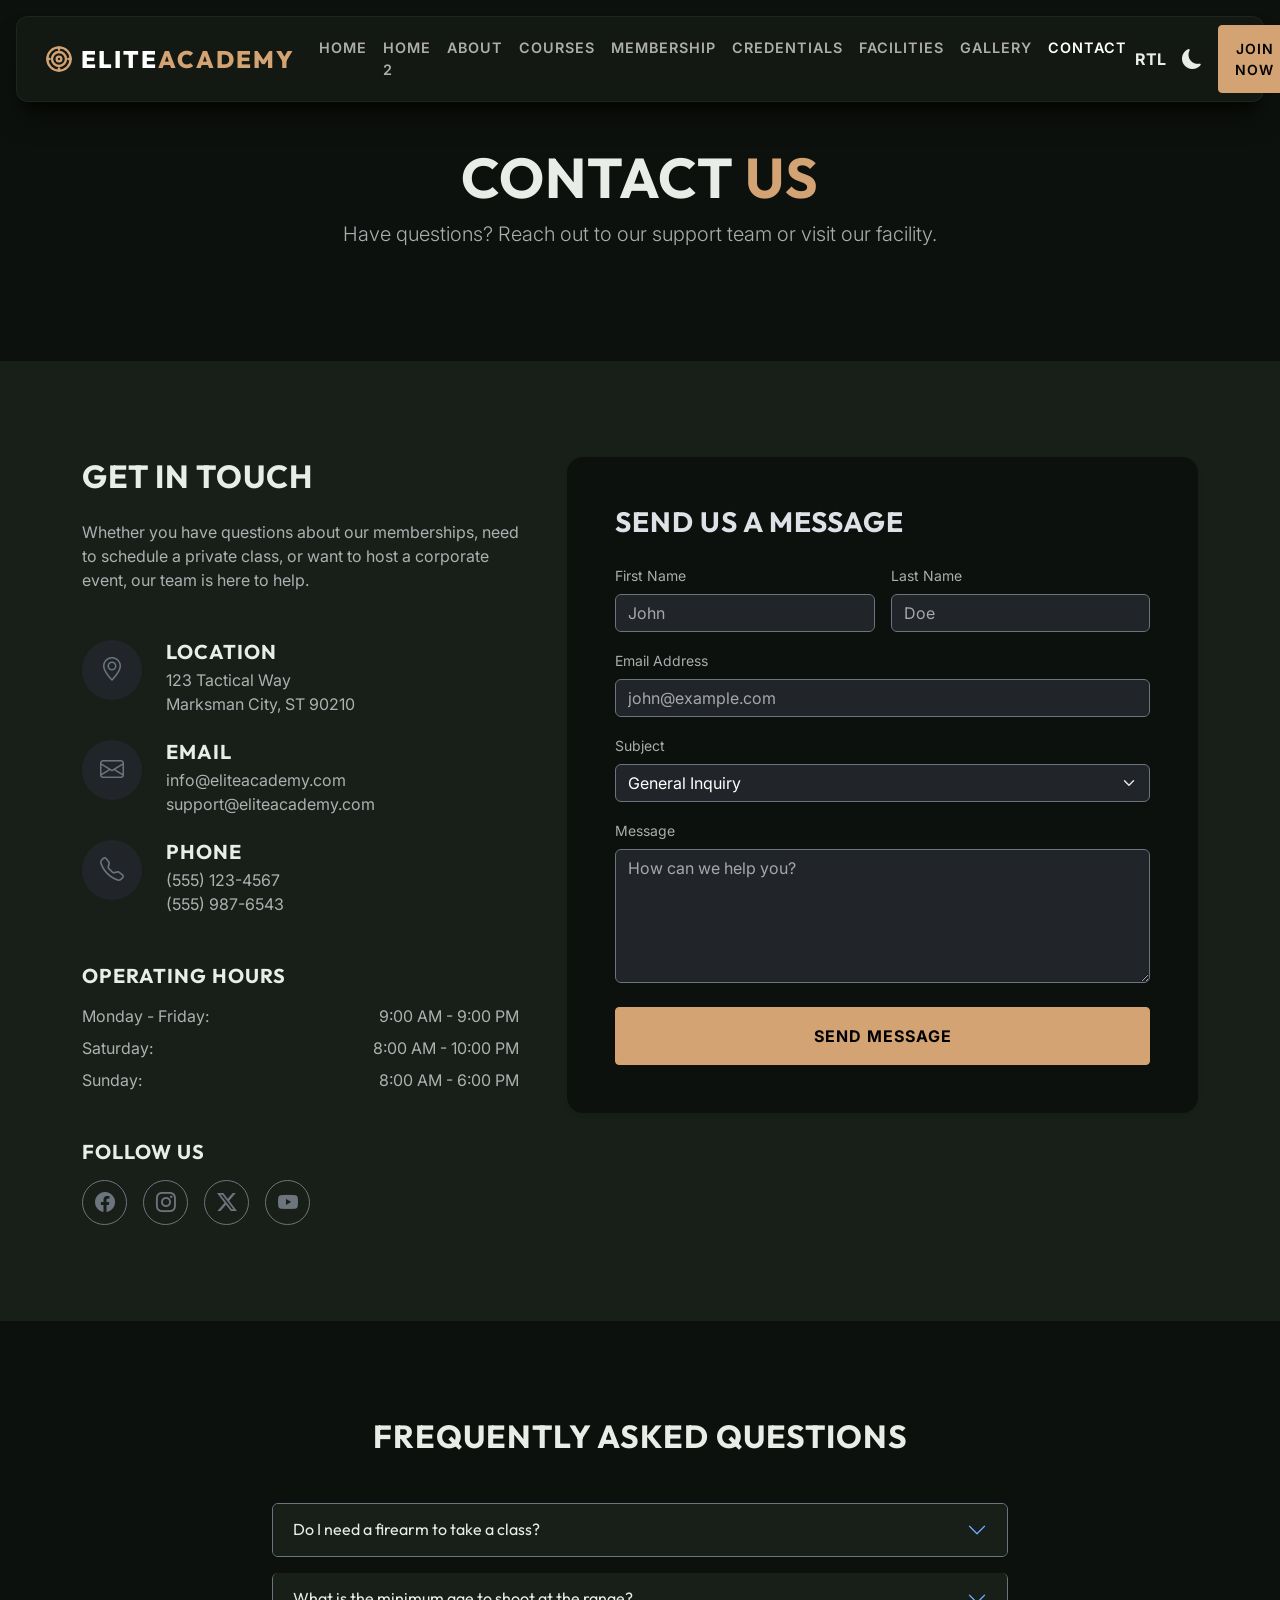
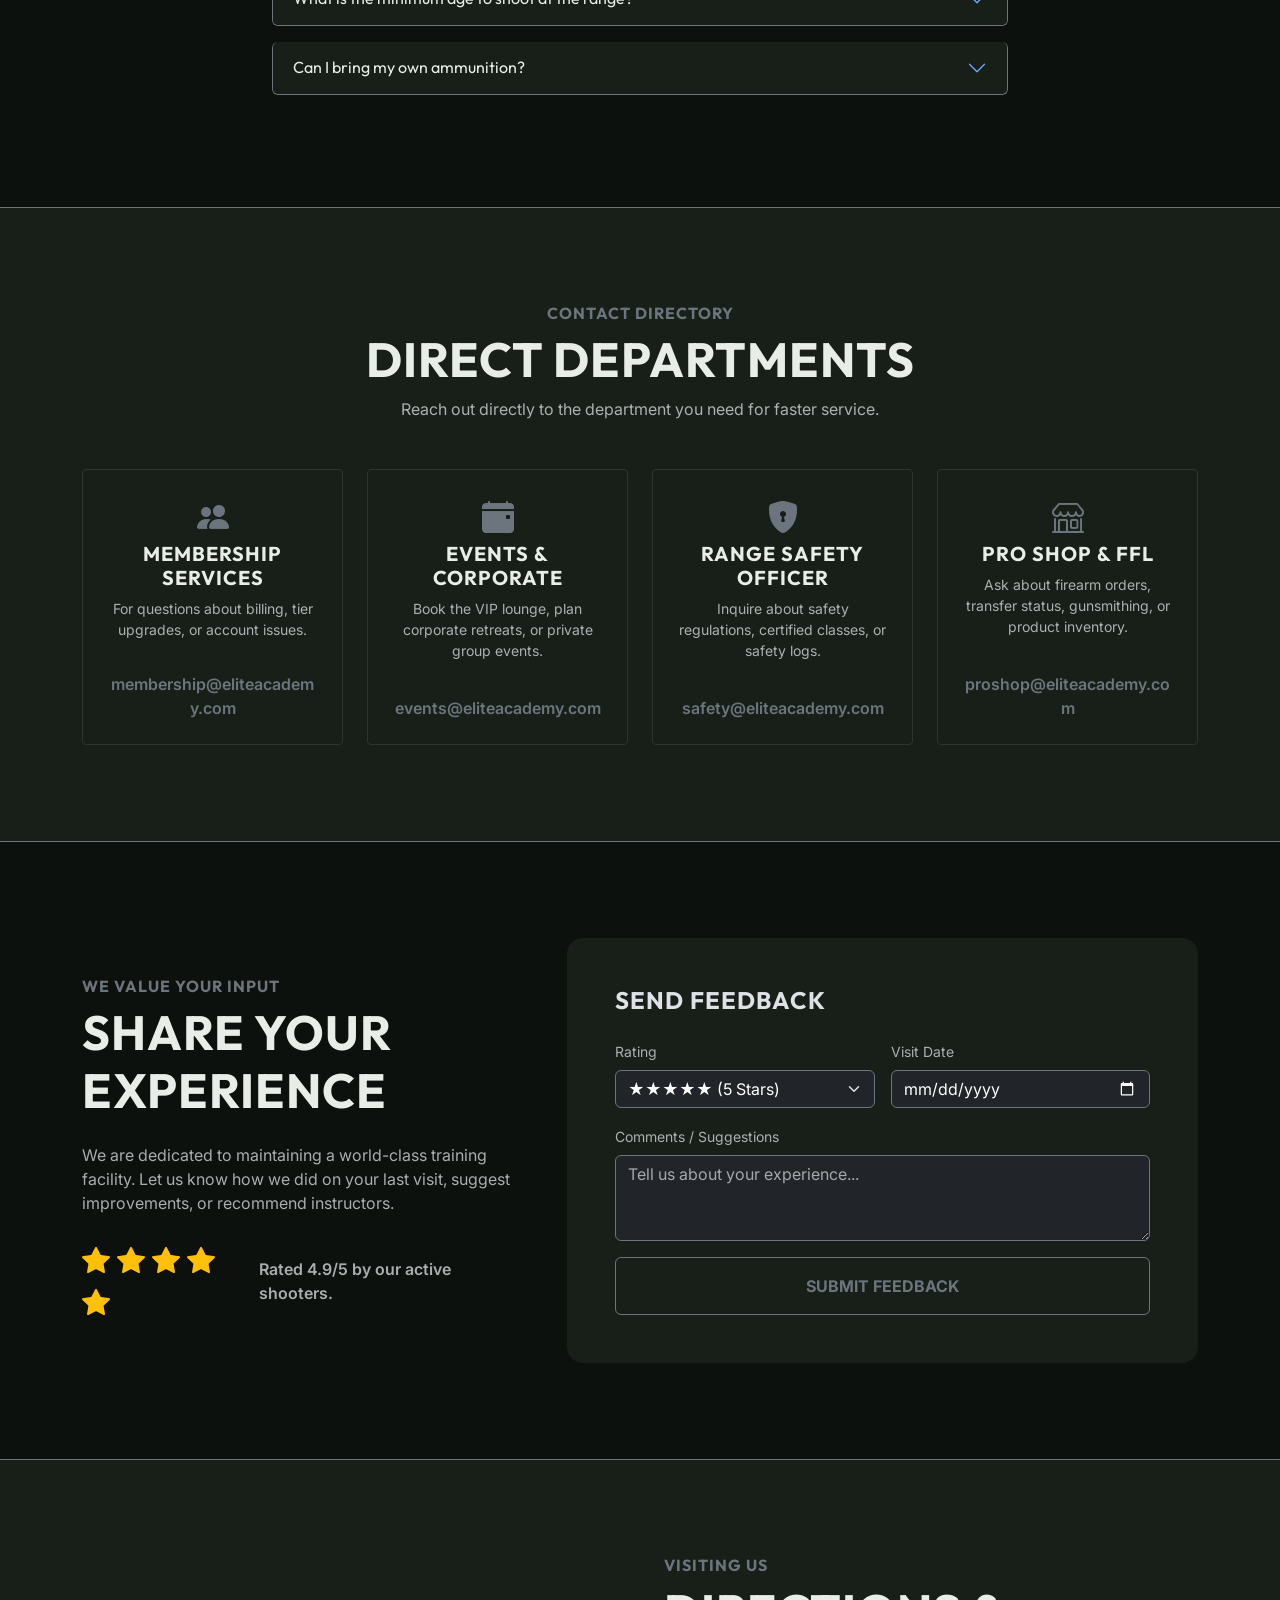
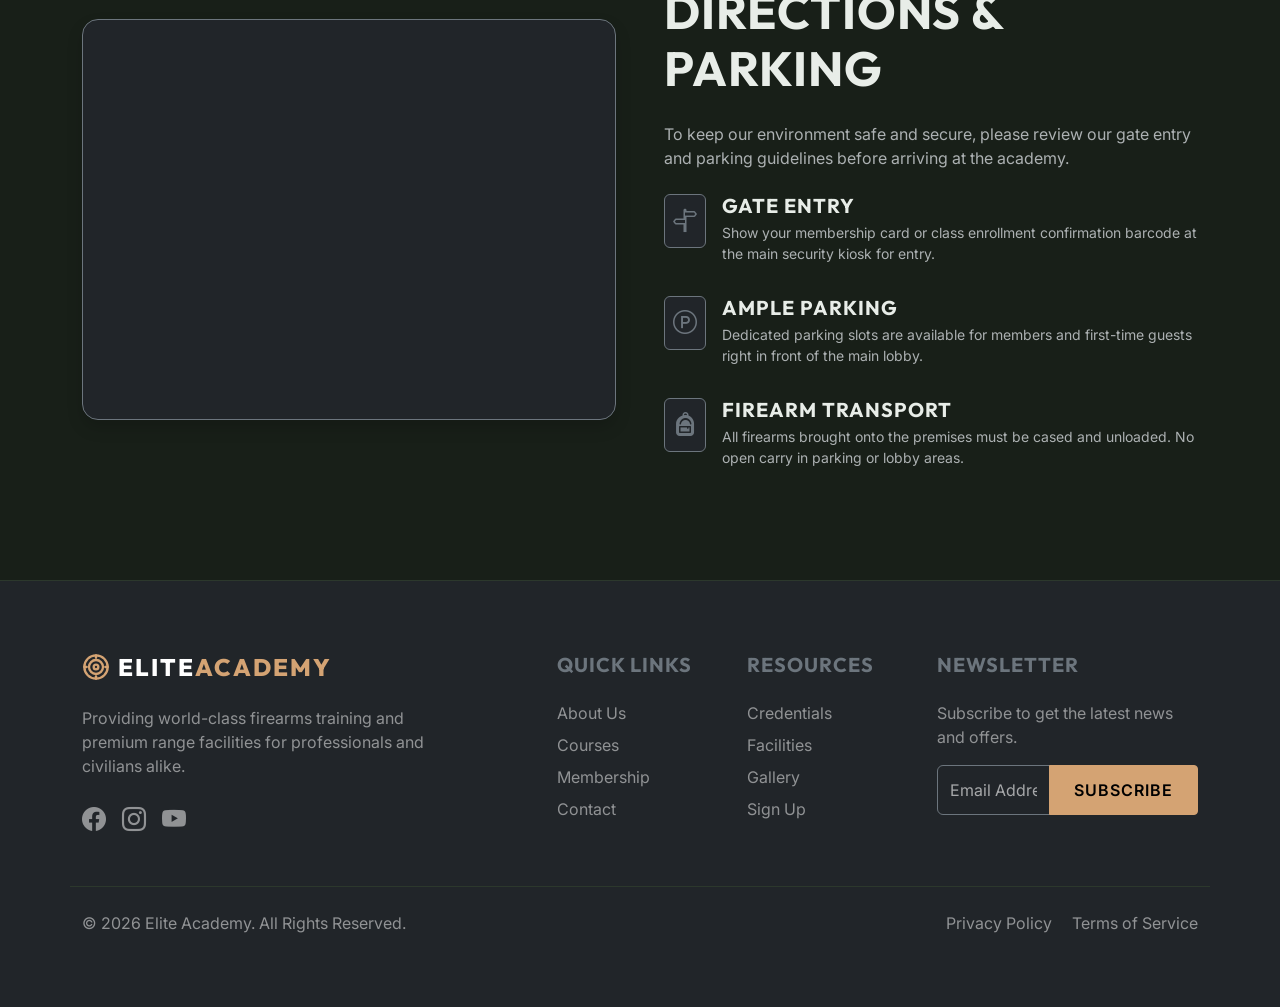
<file: contact.html>
<!DOCTYPE html>
<html lang="en" data-bs-theme="dark">
<head>
  <meta charset="UTF-8">
  <meta name="viewport" content="width=device-width, initial-scale=1.0">
  <title>Elite Academy | Contact</title>
  <!-- Google Fonts -->
  <link href="https://fonts.googleapis.com/css2?family=Inter:wght@400;500;600&family=Outfit:wght@400;700;800&display=swap" rel="stylesheet">
  <!-- Bootstrap 5 CSS -->
  <link href="https://cdn.jsdelivr.net/npm/bootstrap@5.3.2/dist/css/bootstrap.min.css" rel="stylesheet">
  <!-- Bootstrap Icons -->
  <link rel="stylesheet" href="https://cdn.jsdelivr.net/npm/bootstrap-icons@1.11.1/font/bootstrap-icons.css">
  <!-- AOS CSS -->
  <link href="https://unpkg.com/aos@2.3.1/dist/aos.css" rel="stylesheet">
  <!-- Custom CSS -->
  <link rel="stylesheet" href="css/style.css">
  <!-- Favicon -->
  <link rel="icon" type="image/svg+xml" href="favicon.svg">
</head>
<body>

  <!-- Main Navigation -->
  <nav class="navbar navbar-expand-xl fixed-top glass-panel mx-3 mt-3" style="border-radius: 12px; padding: 0.5rem 1rem;">
    <div class="container-fluid">
      <a class="navbar-brand d-flex align-items-center gap-2" href="index.html">
        <svg xmlns="http://www.w3.org/2000/svg" width="28" height="28" viewBox="0 0 24 24" fill="none" stroke="var(--secondary-color)" stroke-width="2" stroke-linecap="round" stroke-linejoin="round">
          <circle cx="12" cy="12" r="10"></circle>
          <circle cx="12" cy="12" r="6"></circle>
          <circle cx="12" cy="12" r="2"></circle>
          <line x1="12" y1="2" x2="12" y2="4"></line>
          <line x1="12" y1="20" x2="12" y2="22"></line>
          <line x1="2" y1="12" x2="4" y2="12"></line>
          <line x1="20" y1="12" x2="22" y2="12"></line>
        </svg>
        <span>ELITE<span style="color:var(--secondary-color)">ACADEMY</span></span>
      </a>
      <button class="navbar-toggler" type="button" data-bs-toggle="collapse" data-bs-target="#navbarNav">
        <span class="navbar-toggler-icon"></span>
      </button>
      <div class="collapse navbar-collapse" id="navbarNav">
        <ul class="navbar-nav mx-auto mb-2 mb-lg-0 fw-semibold text-uppercase" style="letter-spacing: 1px; font-size: 0.9rem;">
          <li class="nav-item"><a class="nav-link" href="index.html">Home</a></li>
          <li class="nav-item"><a class="nav-link" href="home-2.html">Home 2</a></li>
          <li class="nav-item"><a class="nav-link" href="about.html">About</a></li>
          <li class="nav-item"><a class="nav-link" href="courses.html">Courses</a></li>
          <li class="nav-item"><a class="nav-link" href="membership.html">Membership</a></li>
          <li class="nav-item"><a class="nav-link" href="credentials.html">Credentials</a></li>
          <li class="nav-item"><a class="nav-link" href="facilities.html">Facilities</a></li>
          <li class="nav-item"><a class="nav-link" href="gallery.html">Gallery</a></li>
          <li class="nav-item"><a class="nav-link active" href="contact.html">Contact</a></li>
        </ul>
        <div class="d-flex align-items-center gap-3">
          <a href="#" id="rtl-toggle" class="nav-link fw-bold">RTL</a>
          <a href="#" id="theme-toggle" class="nav-link fs-5"><i class="bi bi-moon-fill"></i></a>
          <a href="signup.html" class="btn btn-secondary btn-sm px-3">Join Now</a>
        </div>
      </div>
    </div>
  </nav>

  <!-- Page Header -->
  <section class="py-5 mt-5 bg-color">
    <div class="container py-5 text-center" data-aos="fade-up">
      <h1 class="display-4 fw-bold">CONTACT <span style="color: var(--secondary-color);">US</span></h1>
      <p class="lead text-muted mx-auto" style="max-width: 600px;">Have questions? Reach out to our support team or visit our facility.</p>
    </div>
  </section>

  <!-- Contact Section -->
  <section class="py-5 bg-surface">
    <div class="container py-5">
      <div class="row g-5">
        <!-- Contact Info -->
        <div class="col-lg-5" data-aos="fade-right">
          <h2 class="fw-bold mb-4">Get In Touch</h2>
          <p class="text-muted mb-5">Whether you have questions about our memberships, need to schedule a private class, or want to host a corporate event, our team is here to help.</p>
          
          <div class="d-flex mb-4">
            <div class="bg-dark rounded-circle p-3 me-4 text-secondary d-flex align-items-center justify-content-center" style="width: 60px; height: 60px;">
              <i class="bi bi-geo-alt fs-4"></i>
            </div>
            <div>
              <h5 class="fw-bold mb-1">Location</h5>
              <p class="text-muted mb-0">123 Tactical Way<br>Marksman City, ST 90210</p>
            </div>
          </div>
          
          <div class="d-flex mb-4">
            <div class="bg-dark rounded-circle p-3 me-4 text-secondary d-flex align-items-center justify-content-center" style="width: 60px; height: 60px;">
              <i class="bi bi-envelope fs-4"></i>
            </div>
            <div>
              <h5 class="fw-bold mb-1">Email</h5>
              <p class="text-muted mb-0">info@eliteacademy.com<br>support@eliteacademy.com</p>
            </div>
          </div>
          
          <div class="d-flex mb-4">
            <div class="bg-dark rounded-circle p-3 me-4 text-secondary d-flex align-items-center justify-content-center" style="width: 60px; height: 60px;">
              <i class="bi bi-telephone fs-4"></i>
            </div>
            <div>
              <h5 class="fw-bold mb-1">Phone</h5>
              <p class="text-muted mb-0">(555) 123-4567<br>(555) 987-6543</p>
            </div>
          </div>
          
          <div class="mt-5">
            <h5 class="fw-bold mb-3">Operating Hours</h5>
            <ul class="list-unstyled text-muted">
              <li class="d-flex justify-content-between mb-2"><span>Monday - Friday:</span> <span>9:00 AM - 9:00 PM</span></li>
              <li class="d-flex justify-content-between mb-2"><span>Saturday:</span> <span>8:00 AM - 10:00 PM</span></li>
              <li class="d-flex justify-content-between"><span>Sunday:</span> <span>8:00 AM - 6:00 PM</span></li>
            </ul>
          </div>

          <div class="mt-5" data-aos="fade-up" data-aos-delay="100">
            <h5 class="fw-bold mb-3">Follow Us</h5>
            <div class="d-flex gap-3">
              <a href="#" class="btn btn-outline-secondary rounded-circle d-flex align-items-center justify-content-center" style="width: 45px; height: 45px;" aria-label="Facebook"><i class="bi bi-facebook fs-5"></i></a>
              <a href="#" class="btn btn-outline-secondary rounded-circle d-flex align-items-center justify-content-center" style="width: 45px; height: 45px;" aria-label="Instagram"><i class="bi bi-instagram fs-5"></i></a>
              <a href="#" class="btn btn-outline-secondary rounded-circle d-flex align-items-center justify-content-center" style="width: 45px; height: 45px;" aria-label="X (Twitter)"><i class="bi bi-twitter-x fs-5"></i></a>
              <a href="#" class="btn btn-outline-secondary rounded-circle d-flex align-items-center justify-content-center" style="width: 45px; height: 45px;" aria-label="YouTube"><i class="bi bi-youtube fs-5"></i></a>
            </div>
          </div>
        </div>
        
        <!-- Contact Form -->
        <div class="col-lg-7" data-aos="fade-left">
          <div class="card bg-color border-0 shadow-sm p-4 p-md-5 rounded-4">
            <h3 class="fw-bold mb-4">Send us a Message</h3>
            <form>
              <div class="row g-3">
                <div class="col-md-6">
                  <label for="firstName" class="form-label text-muted small">First Name</label>
                  <input type="text" class="form-control bg-dark border-secondary text-white" id="firstName" placeholder="John">
                </div>
                <div class="col-md-6">
                  <label for="lastName" class="form-label text-muted small">Last Name</label>
                  <input type="text" class="form-control bg-dark border-secondary text-white" id="lastName" placeholder="Doe">
                </div>
                <div class="col-12">
                  <label for="email" class="form-label text-muted small">Email Address</label>
                  <input type="email" class="form-control bg-dark border-secondary text-white" id="email" placeholder="john@example.com">
                </div>
                <div class="col-12">
                  <label for="subject" class="form-label text-muted small">Subject</label>
                  <select class="form-select bg-dark border-secondary text-white" id="subject">
                    <option selected>General Inquiry</option>
                    <option value="1">Membership Question</option>
                    <option value="2">Course Registration</option>
                    <option value="3">Private Coaching</option>
                    <option value="4">Other</option>
                  </select>
                </div>
                <div class="col-12">
                  <label for="message" class="form-label text-muted small">Message</label>
                  <textarea class="form-control bg-dark border-secondary text-white" id="message" rows="5" placeholder="How can we help you?"></textarea>
                </div>
                <div class="col-12 mt-4">
                  <button type="submit" class="btn btn-secondary w-100 py-3 fw-bold text-uppercase">Send Message</button>
                </div>
              </div>
            </form>
          </div>
        </div>
      </div>
    </div>
  </section>

  <!-- FAQ Section -->
  <section class="py-5 bg-color">
    <div class="container py-5">
      <h2 class="text-center fw-bold mb-5" data-aos="fade-up">Frequently Asked Questions</h2>
      <div class="row justify-content-center">
        <div class="col-lg-8" data-aos="fade-up" data-aos-delay="100">
          <div class="accordion" id="faqAccordion">
            <div class="accordion-item bg-surface border-secondary mb-3 rounded overflow-hidden">
              <h2 class="accordion-header">
                <button class="accordion-button collapsed bg-surface shadow-none" type="button" data-bs-toggle="collapse" data-bs-target="#faq1">
                  Do I need a firearm to take a class?
                </button>
              </h2>
              <div id="faq1" class="accordion-collapse collapse" data-bs-parent="#faqAccordion">
                <div class="accordion-body text-muted bg-surface">
                  No, we offer rental firearms for all of our beginner and intermediate classes. Our instructors will help you select the right firearm to train with.
                </div>
              </div>
            </div>
            <div class="accordion-item bg-surface border-secondary mb-3 rounded overflow-hidden">
              <h2 class="accordion-header">
                <button class="accordion-button collapsed bg-surface shadow-none" type="button" data-bs-toggle="collapse" data-bs-target="#faq2">
                  What is the minimum age to shoot at the range?
                </button>
              </h2>
              <div id="faq2" class="accordion-collapse collapse" data-bs-parent="#faqAccordion">
                <div class="accordion-body text-muted bg-surface">
                  Shooters must be at least 18 years old to rent a lane and shoot rifles or shotguns, and 21 years old for handguns. Minors aged 10 and up may shoot if accompanied by a parent or legal guardian.
                </div>
              </div>
            </div>
            <div class="accordion-item bg-surface border-secondary mb-3 rounded overflow-hidden">
              <h2 class="accordion-header">
                <button class="accordion-button collapsed bg-surface shadow-none" type="button" data-bs-toggle="collapse" data-bs-target="#faq3">
                  Can I bring my own ammunition?
                </button>
              </h2>
              <div id="faq3" class="accordion-collapse collapse" data-bs-parent="#faqAccordion">
                <div class="accordion-body text-muted bg-surface">
                  Yes, you may bring your own ammunition for use in your personal firearms. However, if you are using our rental firearms, you must purchase and use our range ammunition. Steel core and armor-piercing rounds are strictly prohibited.
                </div>
              </div>
            </div>
          </div>
        </div>
      </div>
    </div>
  </section>

  <!-- Department Directory -->
  <section class="py-5 bg-surface border-top border-secondary">
    <div class="container py-5">
      <div class="text-center mb-5" data-aos="fade-up">
        <h6 class="text-secondary fw-bold">CONTACT DIRECTORY</h6>
        <h2 class="display-5 fw-bold">DIRECT DEPARTMENTS</h2>
        <p class="text-muted mx-auto" style="max-width: 600px;">Reach out directly to the department you need for faster service.</p>
      </div>
      <div class="row g-4">
        <div class="col-md-6 col-xl-3" data-aos="fade-up" data-aos-delay="100">
          <div class="military-card p-4 text-center h-100 flex-column d-flex justify-content-between">
            <div>
              <i class="bi bi-people-fill text-secondary fs-2 mb-3"></i>
              <h5 class="fw-bold">Membership Services</h5>
              <p class="text-muted small">For questions about billing, tier upgrades, or account issues.</p>
            </div>
            <a href="mailto:membership@eliteacademy.com" class="text-secondary text-decoration-none fw-semibold d-block text-break mt-3">membership@eliteacademy.com</a>
          </div>
        </div>
        <div class="col-md-6 col-xl-3" data-aos="fade-up" data-aos-delay="200">
          <div class="military-card p-4 text-center h-100 flex-column d-flex justify-content-between">
            <div>
              <i class="bi bi-calendar-event-fill text-secondary fs-2 mb-3"></i>
              <h5 class="fw-bold">Events & Corporate</h5>
              <p class="text-muted small">Book the VIP lounge, plan corporate retreats, or private group events.</p>
            </div>
            <a href="mailto:events@eliteacademy.com" class="text-secondary text-decoration-none fw-semibold d-block text-break mt-3">events@eliteacademy.com</a>
          </div>
        </div>
        <div class="col-md-6 col-xl-3" data-aos="fade-up" data-aos-delay="300">
          <div class="military-card p-4 text-center h-100 flex-column d-flex justify-content-between">
            <div>
              <i class="bi bi-shield-lock-fill text-secondary fs-2 mb-3"></i>
              <h5 class="fw-bold">Range Safety Officer</h5>
              <p class="text-muted small">Inquire about safety regulations, certified classes, or safety logs.</p>
            </div>
            <a href="mailto:safety@eliteacademy.com" class="text-secondary text-decoration-none fw-semibold d-block text-break mt-3">safety@eliteacademy.com</a>
          </div>
        </div>
        <div class="col-md-6 col-xl-3" data-aos="fade-up" data-aos-delay="400">
          <div class="military-card p-4 text-center h-100 flex-column d-flex justify-content-between">
            <div>
              <i class="bi bi-shop text-secondary fs-2 mb-3"></i>
              <h5 class="fw-bold">Pro Shop & FFL</h5>
              <p class="text-muted small">Ask about firearm orders, transfer status, gunsmithing, or product inventory.</p>
            </div>
            <a href="mailto:proshop@eliteacademy.com" class="text-secondary text-decoration-none fw-semibold d-block text-break mt-3">proshop@eliteacademy.com</a>
          </div>
        </div>
      </div>
    </div>
  </section>

  <!-- Feedback & Suggestions -->
  <section class="py-5 bg-color border-top border-secondary">
    <div class="container py-5">
      <div class="row align-items-center g-5">
        <div class="col-lg-5" data-aos="fade-right">
          <h6 class="text-secondary fw-bold">WE VALUE YOUR INPUT</h6>
          <h2 class="display-5 fw-bold mb-4">SHARE YOUR EXPERIENCE</h2>
          <p class="text-muted mb-4">We are dedicated to maintaining a world-class training facility. Let us know how we did on your last visit, suggest improvements, or recommend instructors.</p>
          <div class="d-flex align-items-center gap-3">
            <div class="text-warning fs-3">
              <i class="bi bi-star-fill"></i>
              <i class="bi bi-star-fill"></i>
              <i class="bi bi-star-fill"></i>
              <i class="bi bi-star-fill"></i>
              <i class="bi bi-star-fill"></i>
            </div>
            <span class="text-muted fw-semibold">Rated 4.9/5 by our active shooters.</span>
          </div>
        </div>
        <div class="col-lg-7" data-aos="fade-left">
          <div class="card bg-surface border-0 p-4 p-md-5 rounded-4">
            <h4 class="fw-bold mb-4">Send Feedback</h4>
            <form>
              <div class="row g-3">
                <div class="col-md-6">
                  <label class="form-label text-muted small">Rating</label>
                  <select class="form-select bg-dark border-secondary text-white">
                    <option>★★★★★ (5 Stars)</option>
                    <option>★★★★☆ (4 Stars)</option>
                    <option>★★★☆☆ (3 Stars)</option>
                    <option>★★☆☆☆ (2 Stars)</option>
                    <option>★☆☆☆☆ (1 Star)</option>
                  </select>
                </div>
                <div class="col-md-6">
                  <label class="form-label text-muted small">Visit Date</label>
                  <input type="date" class="form-control bg-dark border-secondary text-white">
                </div>
                <div class="col-12">
                  <label class="form-label text-muted small">Comments / Suggestions</label>
                  <textarea class="form-control bg-dark border-secondary text-white" rows="3" placeholder="Tell us about your experience..."></textarea>
                </div>
                <div class="col-12 mt-3">
                  <button type="submit" class="btn btn-outline-secondary w-100 py-3 fw-bold text-uppercase">Submit Feedback</button>
                </div>
              </div>
            </form>
          </div>
        </div>
      </div>
    </div>
  </section>

  <!-- Location & Parking Directions -->
  <section class="py-5 bg-surface border-top border-secondary">
    <div class="container py-5">
      <div class="row align-items-center g-5">
        <div class="col-lg-6" data-aos="fade-right">
          <div class="ratio ratio-4x3 bg-dark border border-secondary rounded-4 overflow-hidden shadow">
            <iframe src="https://www.google.com/maps/embed?pb=!1m18!1m12!1m3!1d3305.7152203584424!2d-118.24368492376226!3d34.05223417315694!2m3!1f0!2f0!3f0!3m2!1i1024!2i768!4f13.1!3m3!1m2!1s0x80c2c648b1e4f4b1%3A0x6fb878b2014761!2sLos%20Angeles%2C%20CA!5e0!3m2!1sen!2sus!4v1700000000000!5m2!1sen!2sus" width="600" height="450" style="border:0;" allowfullscreen="" loading="lazy" referrerpolicy="no-referrer-when-downgrade" title="Elite Academy Location Map"></iframe>
          </div>
        </div>
        <div class="col-lg-6" data-aos="fade-left">
          <h6 class="text-secondary fw-bold">VISITING US</h6>
          <h2 class="display-5 fw-bold mb-4">DIRECTIONS & PARKING</h2>
          <p class="text-muted mb-4">To keep our environment safe and secure, please review our gate entry and parking guidelines before arriving at the academy.</p>
          
          <div class="d-flex align-items-start mb-3">
            <div class="bg-dark p-2 rounded border border-secondary me-3 text-secondary">
              <i class="bi bi-signpost-split fs-4"></i>
            </div>
            <div>
              <h5 class="fw-bold mb-1">Gate Entry</h5>
              <p class="text-muted small">Show your membership card or class enrollment confirmation barcode at the main security kiosk for entry.</p>
            </div>
          </div>
          
          <div class="d-flex align-items-start mb-3">
            <div class="bg-dark p-2 rounded border border-secondary me-3 text-secondary">
              <i class="bi bi-p-circle fs-4"></i>
            </div>
            <div>
              <h5 class="fw-bold mb-1">Ample Parking</h5>
              <p class="text-muted small">Dedicated parking slots are available for members and first-time guests right in front of the main lobby.</p>
            </div>
          </div>
          
          <div class="d-flex align-items-start">
            <div class="bg-dark p-2 rounded border border-secondary me-3 text-secondary">
              <i class="bi bi-backpack-fill fs-4"></i>
            </div>
            <div>
              <h5 class="fw-bold mb-1">Firearm Transport</h5>
              <p class="text-muted small">All firearms brought onto the premises must be cased and unloaded. No open carry in parking or lobby areas.</p>
            </div>
          </div>
        </div>
      </div>
    </div>
  </section>

  <!-- Footer -->
  <footer class="bg-dark text-white py-5 border-top" style="border-color: #2c382c !important;">
    <div class="container py-4">
      <div class="row g-4">
        <div class="col-lg-4">
          <h3 class="font-outfit mb-4 d-flex align-items-center gap-2" style="letter-spacing: 2px; font-size: 1.5rem; font-weight: 800;">
            <svg xmlns="http://www.w3.org/2000/svg" width="28" height="28" viewBox="0 0 24 24" fill="none" stroke="var(--secondary-color)" stroke-width="2" stroke-linecap="round" stroke-linejoin="round">
              <circle cx="12" cy="12" r="10"></circle>
              <circle cx="12" cy="12" r="6"></circle>
              <circle cx="12" cy="12" r="2"></circle>
              <line x1="12" y1="2" x2="12" y2="4"></line>
              <line x1="12" y1="20" x2="12" y2="22"></line>
              <line x1="2" y1="12" x2="4" y2="12"></line>
              <line x1="20" y1="12" x2="22" y2="12"></line>
            </svg>
            <span>ELITE<span style="color:var(--secondary-color)">ACADEMY</span></span>
          </h3>
          <p class="text-white-50">Providing world-class firearms training and premium range facilities for professionals and civilians alike.</p>
          <div class="d-flex gap-3 mt-4">
            <a href="#" class="text-white-50 text-decoration-none fs-4 hover-secondary"><i class="bi bi-facebook"></i></a>
            <a href="#" class="text-white-50 text-decoration-none fs-4 hover-secondary"><i class="bi bi-instagram"></i></a>
            <a href="#" class="text-white-50 text-decoration-none fs-4 hover-secondary"><i class="bi bi-youtube"></i></a>
          </div>
        </div>
        <div class="col-lg-2 offset-lg-1">
          <h5 class="mb-4 text-secondary">Quick Links</h5>
          <ul class="list-unstyled">
            <li class="mb-2"><a href="about.html" class="text-white-50 text-decoration-none">About Us</a></li>
            <li class="mb-2"><a href="courses.html" class="text-white-50 text-decoration-none">Courses</a></li>
            <li class="mb-2"><a href="membership.html" class="text-white-50 text-decoration-none">Membership</a></li>
            <li class="mb-2"><a href="contact.html" class="text-white-50 text-decoration-none">Contact</a></li>
          </ul>
        </div>
        <div class="col-lg-2">
          <h5 class="mb-4 text-secondary">Resources</h5>
          <ul class="list-unstyled">
            <li class="mb-2"><a href="credentials.html" class="text-white-50 text-decoration-none">Credentials</a></li>
            <li class="mb-2"><a href="facilities.html" class="text-white-50 text-decoration-none">Facilities</a></li>
            <li class="mb-2"><a href="gallery.html" class="text-white-50 text-decoration-none">Gallery</a></li>
            <li class="mb-2"><a href="signup.html" class="text-white-50 text-decoration-none">Sign Up</a></li>
          </ul>
        </div>
        <div class="col-lg-3">
          <h5 class="mb-4 text-secondary">Newsletter</h5>
          <p class="text-white-50">Subscribe to get the latest news and offers.</p>
          <div class="input-group mb-3">
            <input type="email" class="form-control bg-transparent text-white border-secondary" placeholder="Email Address">
            <button class="btn btn-secondary" type="button">Subscribe</button>
          </div>
        </div>
      </div>
      <div class="row mt-5 pt-4 border-top" style="border-color: #2c382c !important;">
        <div class="col-md-6 text-center text-md-start">
          <p class="text-white-50 mb-0">&copy; 2026 Elite Academy. All Rights Reserved.</p>
        </div>
        <div class="col-md-6 text-center text-md-end">
          <a href="#" class="text-white-50 text-decoration-none me-3">Privacy Policy</a>
          <a href="#" class="text-white-50 text-decoration-none">Terms of Service</a>
        </div>
      </div>
    </div>
  </footer>

  <!-- Scripts -->
  <script src="https://cdnjs.cloudflare.com/ajax/libs/gsap/3.12.2/gsap.min.js"></script>
  <script src="https://unpkg.com/aos@2.3.1/dist/aos.js"></script>
  <script src="https://cdn.jsdelivr.net/npm/bootstrap@5.3.2/dist/js/bootstrap.bundle.min.js"></script>
  <script src="js/main.js"></script>
  <script src="js/animations.js"></script>

  <!-- Back to Top Button -->
  <button id="backToTopBtn" class="btn btn-secondary rounded-circle shadow-lg" title="Go to top">
    <i class="bi bi-chevron-up"></i>
  </button>
</body>
</html>
</file>
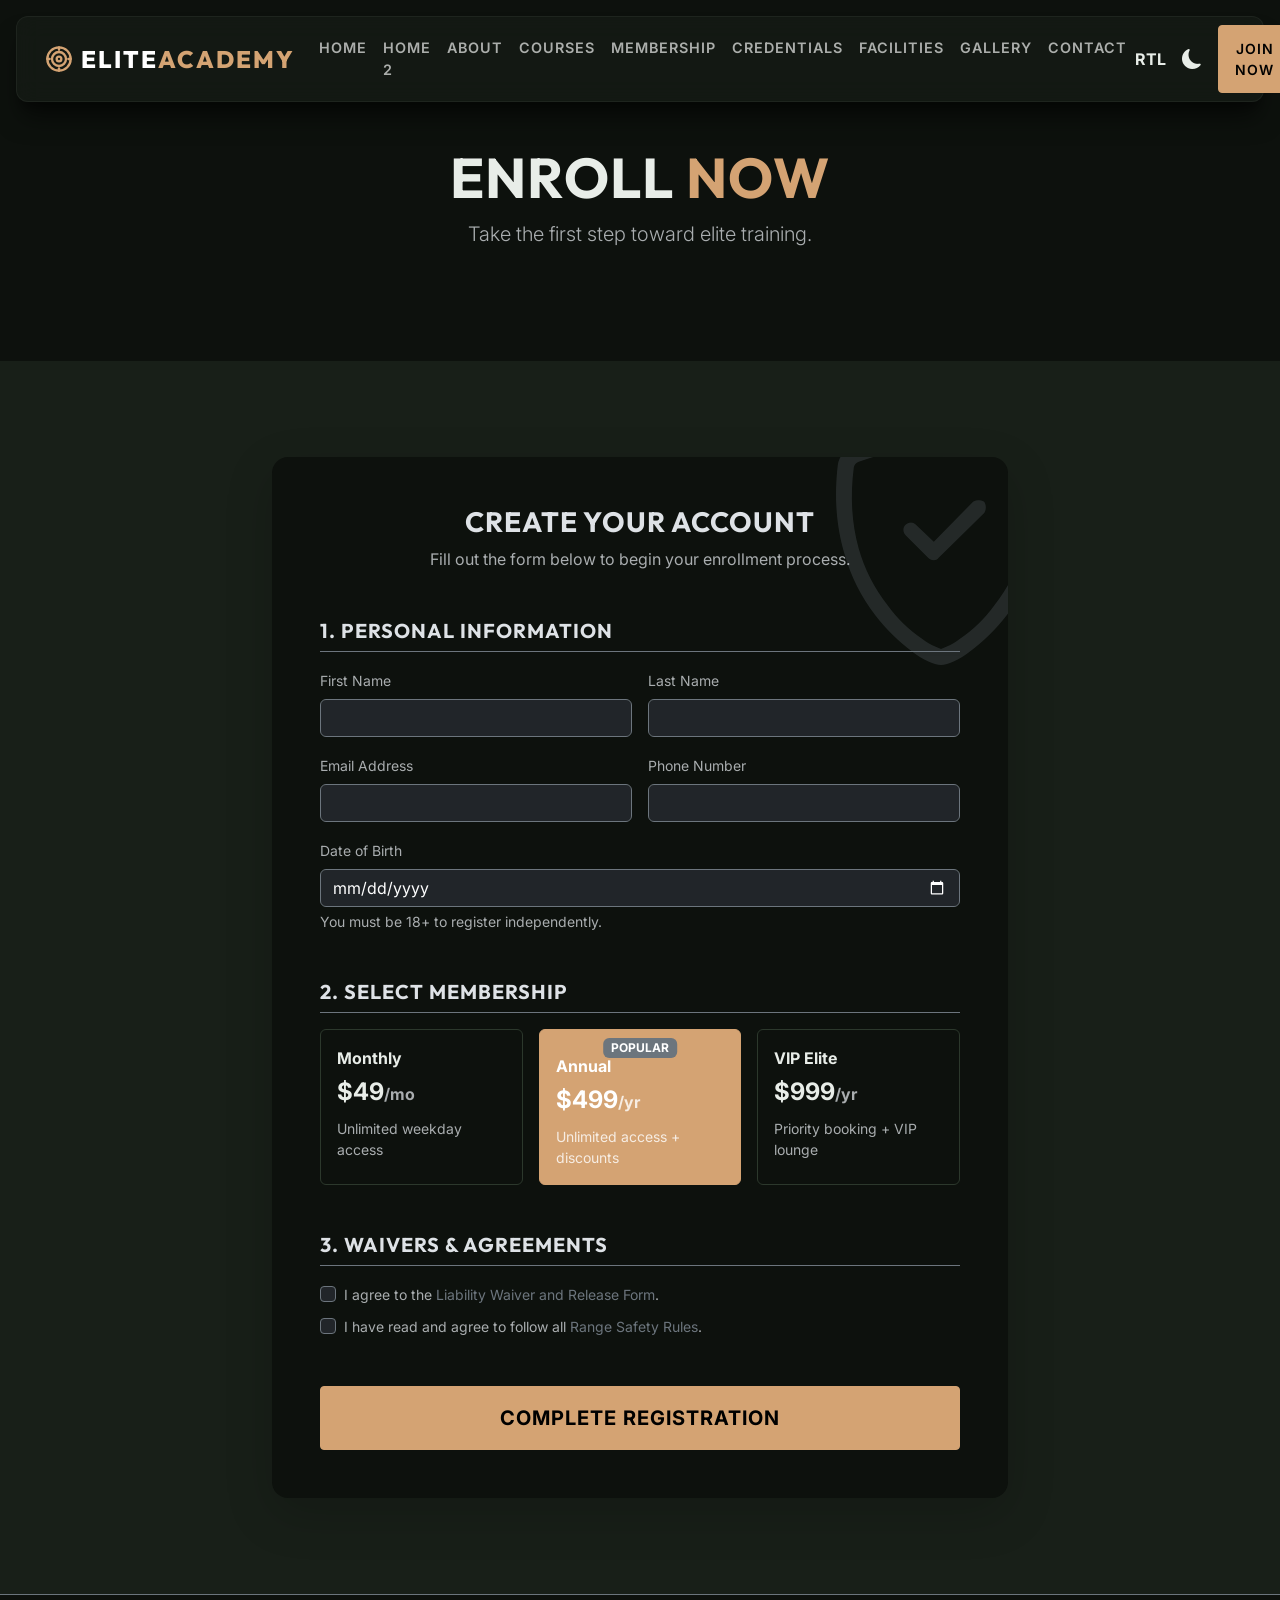
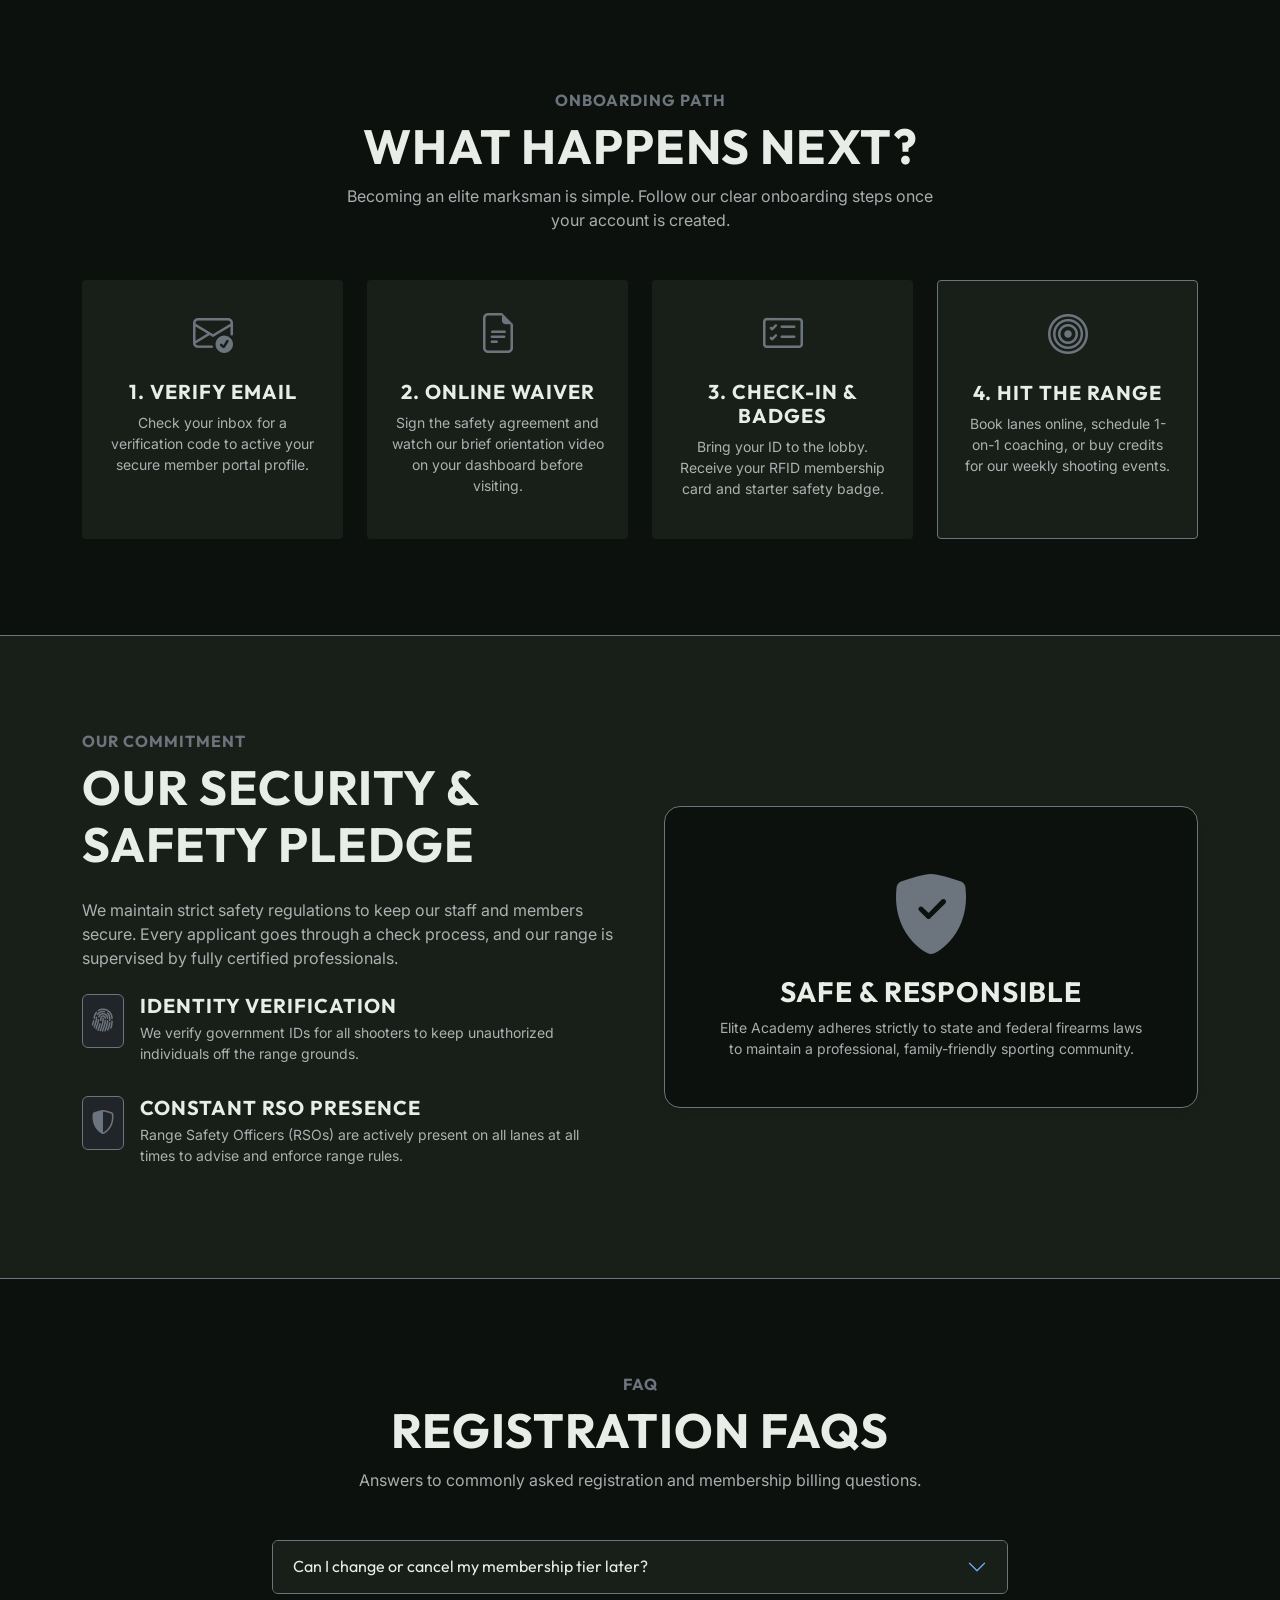
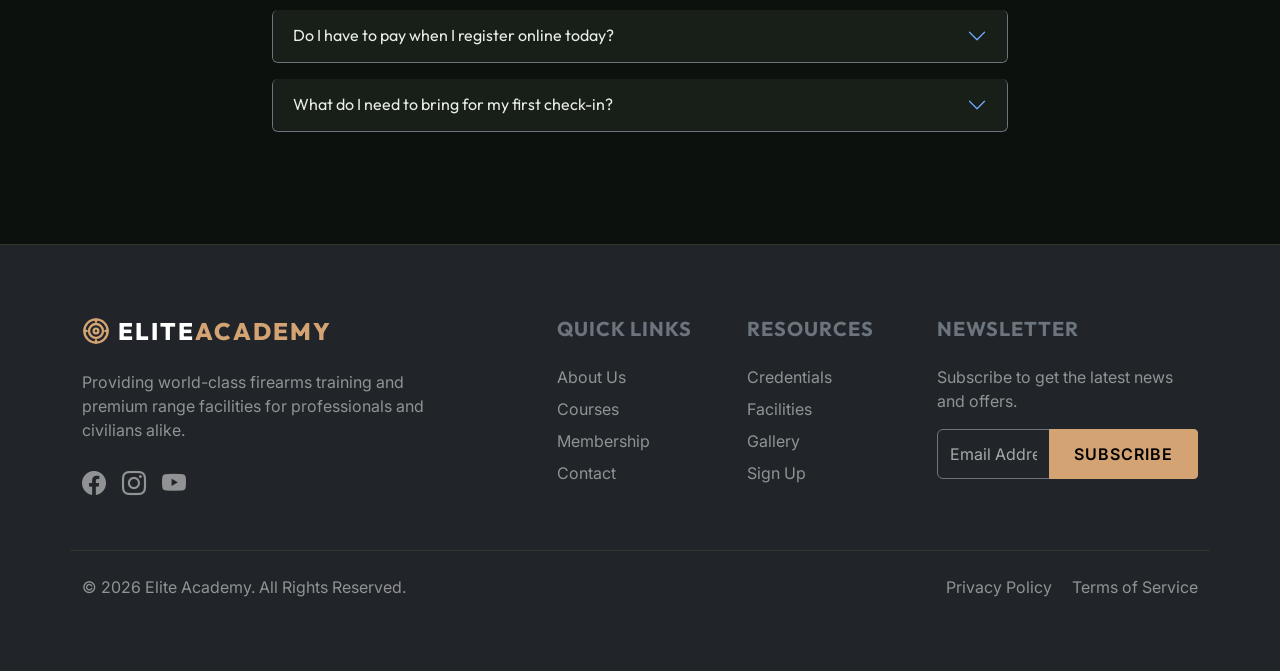
<file: signup.html>
<!DOCTYPE html>
<html lang="en" data-bs-theme="dark">
<head>
  <meta charset="UTF-8">
  <meta name="viewport" content="width=device-width, initial-scale=1.0">
  <title>Elite Academy | Sign Up</title>
  <!-- Google Fonts -->
  <link href="https://fonts.googleapis.com/css2?family=Inter:wght@400;500;600&family=Outfit:wght@400;700;800&display=swap" rel="stylesheet">
  <!-- Bootstrap 5 CSS -->
  <link href="https://cdn.jsdelivr.net/npm/bootstrap@5.3.2/dist/css/bootstrap.min.css" rel="stylesheet">
  <!-- Bootstrap Icons -->
  <link rel="stylesheet" href="https://cdn.jsdelivr.net/npm/bootstrap-icons@1.11.1/font/bootstrap-icons.css">
  <!-- AOS CSS -->
  <link href="https://unpkg.com/aos@2.3.1/dist/aos.css" rel="stylesheet">
  <!-- Custom CSS -->
  <link rel="stylesheet" href="css/style.css">
  <!-- Favicon -->
  <link rel="icon" type="image/svg+xml" href="favicon.svg">
</head>
<body>

  <!-- Main Navigation -->
  <nav class="navbar navbar-expand-xl fixed-top glass-panel mx-3 mt-3" style="border-radius: 12px; padding: 0.5rem 1rem;">
    <div class="container-fluid">
      <a class="navbar-brand d-flex align-items-center gap-2" href="index.html">
        <svg xmlns="http://www.w3.org/2000/svg" width="28" height="28" viewBox="0 0 24 24" fill="none" stroke="var(--secondary-color)" stroke-width="2" stroke-linecap="round" stroke-linejoin="round">
          <circle cx="12" cy="12" r="10"></circle>
          <circle cx="12" cy="12" r="6"></circle>
          <circle cx="12" cy="12" r="2"></circle>
          <line x1="12" y1="2" x2="12" y2="4"></line>
          <line x1="12" y1="20" x2="12" y2="22"></line>
          <line x1="2" y1="12" x2="4" y2="12"></line>
          <line x1="20" y1="12" x2="22" y2="12"></line>
        </svg>
        <span>ELITE<span style="color:var(--secondary-color)">ACADEMY</span></span>
      </a>
      <button class="navbar-toggler" type="button" data-bs-toggle="collapse" data-bs-target="#navbarNav">
        <span class="navbar-toggler-icon"></span>
      </button>
      <div class="collapse navbar-collapse" id="navbarNav">
        <ul class="navbar-nav mx-auto mb-2 mb-lg-0 fw-semibold text-uppercase" style="letter-spacing: 1px; font-size: 0.9rem;">
          <li class="nav-item"><a class="nav-link" href="index.html">Home</a></li>
          <li class="nav-item"><a class="nav-link" href="home-2.html">Home 2</a></li>
          <li class="nav-item"><a class="nav-link" href="about.html">About</a></li>
          <li class="nav-item"><a class="nav-link" href="courses.html">Courses</a></li>
          <li class="nav-item"><a class="nav-link" href="membership.html">Membership</a></li>
          <li class="nav-item"><a class="nav-link" href="credentials.html">Credentials</a></li>
          <li class="nav-item"><a class="nav-link" href="facilities.html">Facilities</a></li>
          <li class="nav-item"><a class="nav-link" href="gallery.html">Gallery</a></li>
          <li class="nav-item"><a class="nav-link" href="contact.html">Contact</a></li>
        </ul>
        <div class="d-flex align-items-center gap-3">
          <a href="#" id="rtl-toggle" class="nav-link fw-bold">RTL</a>
          <a href="#" id="theme-toggle" class="nav-link fs-5"><i class="bi bi-moon-fill"></i></a>
          <a href="signup.html" class="btn btn-secondary btn-sm px-3">Join Now</a>
        </div>
      </div>
    </div>
  </nav>

  <!-- Page Header -->
  <section class="py-5 mt-5 bg-color">
    <div class="container py-5 text-center" data-aos="fade-up">
      <h1 class="display-4 fw-bold">ENROLL <span style="color: var(--secondary-color);">NOW</span></h1>
      <p class="lead text-muted mx-auto" style="max-width: 600px;">Take the first step toward elite training.</p>
    </div>
  </section>

  <!-- Registration Form Section -->
  <section class="py-5 bg-surface">
    <div class="container py-5">
      <div class="row justify-content-center">
        <div class="col-lg-8" data-aos="fade-up">
          <div class="card bg-color border-0 shadow-lg p-4 p-md-5 rounded-4 position-relative overflow-hidden">
            <!-- Background Accents -->
            <div class="position-absolute top-0 end-0 p-5 opacity-25" style="transform: translate(30%, -30%);">
              <i class="bi bi-shield-check text-secondary" style="font-size: 15rem;"></i>
            </div>
            
            <div class="position-relative z-index-1">
              <div class="text-center mb-5">
                <h3 class="fw-bold">Create Your Account</h3>
                <p class="text-muted">Fill out the form below to begin your enrollment process.</p>
              </div>
              
              <form>
                <!-- Personal Information -->
                <h5 class="fw-bold mb-3 border-bottom border-secondary pb-2">1. Personal Information</h5>
                <div class="row g-3 mb-4">
                  <div class="col-md-6">
                    <label class="form-label text-muted small">First Name</label>
                    <input type="text" class="form-control bg-dark border-secondary text-white" required>
                  </div>
                  <div class="col-md-6">
                    <label class="form-label text-muted small">Last Name</label>
                    <input type="text" class="form-control bg-dark border-secondary text-white" required>
                  </div>
                  <div class="col-md-6">
                    <label class="form-label text-muted small">Email Address</label>
                    <input type="email" class="form-control bg-dark border-secondary text-white" required>
                  </div>
                  <div class="col-md-6">
                    <label class="form-label text-muted small">Phone Number</label>
                    <input type="tel" class="form-control bg-dark border-secondary text-white" required>
                  </div>
                  <div class="col-12">
                    <label class="form-label text-muted small">Date of Birth</label>
                    <input type="date" class="form-control bg-dark border-secondary text-white" required>
                    <div class="form-text text-muted small">You must be 18+ to register independently.</div>
                  </div>
                </div>
                
                <!-- Membership Selection -->
                <h5 class="fw-bold mb-3 border-bottom border-secondary pb-2 mt-5">2. Select Membership</h5>
                <div class="row g-3 mb-4">
                  <div class="col-md-4">
                    <input type="radio" class="btn-check" name="membershipPlan" id="planMonthly" autocomplete="off">
                    <label class="btn btn-outline-secondary membership-card w-100 h-100 p-3 text-start" for="planMonthly">
                      <div class="fw-bold mb-1">Monthly</div>
                      <div class="fs-4 fw-bold mb-2">$49<span class="fs-6 text-muted">/mo</span></div>
                      <small class="text-muted d-block">Unlimited weekday access</small>
                    </label>
                  </div>
                  <div class="col-md-4">
                    <input type="radio" class="btn-check" name="membershipPlan" id="planAnnual" autocomplete="off" checked>
                    <label class="btn btn-outline-secondary membership-card w-100 h-100 p-3 text-start position-relative pt-4" for="planAnnual">
                      <div class="position-absolute top-0 start-50 translate-middle-x badge bg-secondary mt-2">POPULAR</div>
                      <div class="fw-bold mb-1">Annual</div>
                      <div class="fs-4 fw-bold mb-2">$499<span class="fs-6 text-muted">/yr</span></div>
                      <small class="text-muted d-block">Unlimited access + discounts</small>
                    </label>
                  </div>
                  <div class="col-md-4">
                    <input type="radio" class="btn-check" name="membershipPlan" id="planVip" autocomplete="off">
                    <label class="btn btn-outline-secondary membership-card w-100 h-100 p-3 text-start" for="planVip">
                      <div class="fw-bold mb-1">VIP Elite</div>
                      <div class="fs-4 fw-bold mb-2">$999<span class="fs-6 text-muted">/yr</span></div>
                      <small class="text-muted d-block">Priority booking + VIP lounge</small>
                    </label>
                  </div>
                </div>
                
                <!-- Legal -->
                <h5 class="fw-bold mb-3 border-bottom border-secondary pb-2 mt-5">3. Waivers & Agreements</h5>
                <div class="mb-4">
                  <div class="form-check mb-2">
                    <input class="form-check-input bg-dark border-secondary" type="checkbox" id="liabilityWaiver" required>
                    <label class="form-check-label text-muted small" for="liabilityWaiver">
                      I agree to the <a href="#" class="text-secondary text-decoration-none">Liability Waiver and Release Form</a>.
                    </label>
                  </div>
                  <div class="form-check mb-2">
                    <input class="form-check-input bg-dark border-secondary" type="checkbox" id="safetyRules" required>
                    <label class="form-check-label text-muted small" for="safetyRules">
                      I have read and agree to follow all <a href="#" class="text-secondary text-decoration-none">Range Safety Rules</a>.
                    </label>
                  </div>
                </div>
                
                <div class="d-grid mt-5">
                  <button type="submit" class="btn btn-secondary btn-lg py-3 fw-bold text-uppercase">Complete Registration</button>
                </div>
              </form>
            </div>
          </div>
        </div>
      </div>
    </div>
  </section>

  <!-- Step-by-Step Onboarding Guide -->
  <section class="py-5 bg-color border-top border-secondary">
    <div class="container py-5 text-center">
      <div class="mb-5" data-aos="fade-up">
        <h6 class="text-secondary fw-bold">ONBOARDING PATH</h6>
        <h2 class="display-5 fw-bold">WHAT HAPPENS NEXT?</h2>
        <p class="text-muted mx-auto" style="max-width: 600px;">Becoming an elite marksman is simple. Follow our clear onboarding steps once your account is created.</p>
      </div>
      
      <div class="row g-4 justify-content-center">
        <div class="col-md-3" data-aos="fade-up" data-aos-delay="100">
          <div class="military-card p-4 h-100 border-0">
            <div class="fs-1 text-secondary mb-3"><i class="bi bi-envelope-check"></i></div>
            <h5 class="fw-bold mb-2">1. Verify Email</h5>
            <p class="text-muted small">Check your inbox for a verification code to active your secure member portal profile.</p>
          </div>
        </div>
        <div class="col-md-3" data-aos="fade-up" data-aos-delay="200">
          <div class="military-card p-4 h-100 border-0">
            <div class="fs-1 text-secondary mb-3"><i class="bi bi-file-earmark-text"></i></div>
            <h5 class="fw-bold mb-2">2. Online Waiver</h5>
            <p class="text-muted small">Sign the safety agreement and watch our brief orientation video on your dashboard before visiting.</p>
          </div>
        </div>
        <div class="col-md-3" data-aos="fade-up" data-aos-delay="300">
          <div class="military-card p-4 h-100 border-0">
            <div class="fs-1 text-secondary mb-3"><i class="bi bi-card-checklist"></i></div>
            <h5 class="fw-bold mb-2">3. Check-In & Badges</h5>
            <p class="text-muted small">Bring your ID to the lobby. Receive your RFID membership card and starter safety badge.</p>
          </div>
        </div>
        <div class="col-md-3" data-aos="fade-up" data-aos-delay="400">
          <div class="military-card p-4 h-100 border-secondary border" style="border-width: 2px;">
            <div class="fs-1 text-secondary mb-3"><i class="bi bi-bullseye"></i></div>
            <h5 class="fw-bold mb-2">4. Hit the Range</h5>
            <p class="text-muted small">Book lanes online, schedule 1-on-1 coaching, or buy credits for our weekly shooting events.</p>
          </div>
        </div>
      </div>
    </div>
  </section>

  <!-- Safety & Security Pledge -->
  <section class="py-5 bg-surface border-top border-secondary">
    <div class="container py-5">
      <div class="row align-items-center g-5">
        <div class="col-lg-6" data-aos="fade-right">
          <h6 class="text-secondary fw-bold">OUR COMMITMENT</h6>
          <h2 class="display-5 fw-bold mb-4">OUR SECURITY & SAFETY PLEDGE</h2>
          <p class="text-muted mb-4">We maintain strict safety regulations to keep our staff and members secure. Every applicant goes through a check process, and our range is supervised by fully certified professionals.</p>
          
          <div class="d-flex align-items-start mb-3">
            <div class="bg-dark p-2 rounded border border-secondary me-3 text-secondary">
              <i class="bi bi-fingerprint fs-4"></i>
            </div>
            <div>
              <h5 class="fw-bold mb-1">Identity Verification</h5>
              <p class="text-muted small">We verify government IDs for all shooters to keep unauthorized individuals off the range grounds.</p>
            </div>
          </div>
          
          <div class="d-flex align-items-start">
            <div class="bg-dark p-2 rounded border border-secondary me-3 text-secondary">
              <i class="bi bi-shield-shaded fs-4"></i>
            </div>
            <div>
              <h5 class="fw-bold mb-1">Constant RSO Presence</h5>
              <p class="text-muted small">Range Safety Officers (RSOs) are actively present on all lanes at all times to advise and enforce range rules.</p>
            </div>
          </div>
        </div>
        <div class="col-lg-6" data-aos="fade-left">
          <div class="p-5 bg-color rounded-4 border border-secondary shadow-sm text-center">
            <i class="bi bi-shield-fill-check text-secondary mb-3" style="font-size: 5rem;"></i>
            <h3 class="fw-bold mb-2">SAFE & RESPONSIBLE</h3>
            <p class="text-muted small mb-0">Elite Academy adheres strictly to state and federal firearms laws to maintain a professional, family-friendly sporting community.</p>
          </div>
        </div>
      </div>
    </div>
  </section>

  <!-- Registration FAQ -->
  <section class="py-5 bg-color border-top border-secondary">
    <div class="container py-5">
      <div class="text-center mb-5" data-aos="fade-up">
        <h6 class="text-secondary fw-bold">FAQ</h6>
        <h2 class="display-5 fw-bold">REGISTRATION FAQS</h2>
        <p class="text-muted mx-auto" style="max-width: 600px;">Answers to commonly asked registration and membership billing questions.</p>
      </div>
      
      <div class="row justify-content-center">
        <div class="col-lg-8" data-aos="fade-up">
          <div class="accordion" id="signupFaq">
            <div class="accordion-item bg-surface border-secondary mb-3 rounded overflow-hidden">
              <h2 class="accordion-header">
                <button class="accordion-button collapsed bg-surface shadow-none" type="button" data-bs-toggle="collapse" data-bs-target="#signupFaq1">
                  Can I change or cancel my membership tier later?
                </button>
              </h2>
              <div id="signupFaq1" class="accordion-collapse collapse" data-bs-parent="#signupFaq">
                <div class="accordion-body text-muted bg-surface">
                  Yes, you can upgrade, downgrade, or cancel your membership plan at any time through your online member dashboard or by visiting our lobby desk in person.
                </div>
              </div>
            </div>
            <div class="accordion-item bg-surface border-secondary mb-3 rounded overflow-hidden">
              <h2 class="accordion-header">
                <button class="accordion-button collapsed bg-surface shadow-none" type="button" data-bs-toggle="collapse" data-bs-target="#signupFaq2">
                  Do I have to pay when I register online today?
                </button>
              </h2>
              <div id="signupFaq2" class="accordion-collapse collapse" data-bs-parent="#signupFaq">
                <div class="accordion-body text-muted bg-surface">
                  No initial payment is required to create your basic dashboard profile. If you select a paid membership tier (Monthly/Annual/VIP), billing will begin once you arrive at the lobby and finalize your registration details.
                </div>
              </div>
            </div>
            <div class="accordion-item bg-surface border-secondary mb-3 rounded overflow-hidden">
              <h2 class="accordion-header">
                <button class="accordion-button collapsed bg-surface shadow-none" type="button" data-bs-toggle="collapse" data-bs-target="#signupFaq3">
                  What do I need to bring for my first check-in?
                </button>
              </h2>
              <div id="signupFaq3" class="accordion-collapse collapse" data-bs-parent="#signupFaq">
                <div class="accordion-body text-muted bg-surface">
                  Please bring a government-issued photo ID (driver's license or passport) and your confirmation email. If you plan to bring your own firearms, make sure they are cased and completely unloaded.
                </div>
              </div>
            </div>
          </div>
        </div>
      </div>
    </div>
  </section>

  <!-- Footer -->
  <footer class="bg-dark text-white py-5 border-top" style="border-color: #2c382c !important;">
    <div class="container py-4">
      <div class="row g-4">
        <div class="col-lg-4">
          <h3 class="font-outfit mb-4 d-flex align-items-center gap-2" style="letter-spacing: 2px; font-size: 1.5rem; font-weight: 800;">
            <svg xmlns="http://www.w3.org/2000/svg" width="28" height="28" viewBox="0 0 24 24" fill="none" stroke="var(--secondary-color)" stroke-width="2" stroke-linecap="round" stroke-linejoin="round">
              <circle cx="12" cy="12" r="10"></circle>
              <circle cx="12" cy="12" r="6"></circle>
              <circle cx="12" cy="12" r="2"></circle>
              <line x1="12" y1="2" x2="12" y2="4"></line>
              <line x1="12" y1="20" x2="12" y2="22"></line>
              <line x1="2" y1="12" x2="4" y2="12"></line>
              <line x1="20" y1="12" x2="22" y2="12"></line>
            </svg>
            <span>ELITE<span style="color:var(--secondary-color)">ACADEMY</span></span>
          </h3>
          <p class="text-white-50">Providing world-class firearms training and premium range facilities for professionals and civilians alike.</p>
          <div class="d-flex gap-3 mt-4">
            <a href="#" class="text-white-50 text-decoration-none fs-4 hover-secondary"><i class="bi bi-facebook"></i></a>
            <a href="#" class="text-white-50 text-decoration-none fs-4 hover-secondary"><i class="bi bi-instagram"></i></a>
            <a href="#" class="text-white-50 text-decoration-none fs-4 hover-secondary"><i class="bi bi-youtube"></i></a>
          </div>
        </div>
        <div class="col-lg-2 offset-lg-1">
          <h5 class="mb-4 text-secondary">Quick Links</h5>
          <ul class="list-unstyled">
            <li class="mb-2"><a href="about.html" class="text-white-50 text-decoration-none">About Us</a></li>
            <li class="mb-2"><a href="courses.html" class="text-white-50 text-decoration-none">Courses</a></li>
            <li class="mb-2"><a href="membership.html" class="text-white-50 text-decoration-none">Membership</a></li>
            <li class="mb-2"><a href="contact.html" class="text-white-50 text-decoration-none">Contact</a></li>
          </ul>
        </div>
        <div class="col-lg-2">
          <h5 class="mb-4 text-secondary">Resources</h5>
          <ul class="list-unstyled">
            <li class="mb-2"><a href="credentials.html" class="text-white-50 text-decoration-none">Credentials</a></li>
            <li class="mb-2"><a href="facilities.html" class="text-white-50 text-decoration-none">Facilities</a></li>
            <li class="mb-2"><a href="gallery.html" class="text-white-50 text-decoration-none">Gallery</a></li>
            <li class="mb-2"><a href="signup.html" class="text-white-50 text-decoration-none">Sign Up</a></li>
          </ul>
        </div>
        <div class="col-lg-3">
          <h5 class="mb-4 text-secondary">Newsletter</h5>
          <p class="text-white-50">Subscribe to get the latest news and offers.</p>
          <div class="input-group mb-3">
            <input type="email" class="form-control bg-transparent text-white border-secondary" placeholder="Email Address">
            <button class="btn btn-secondary" type="button">Subscribe</button>
          </div>
        </div>
      </div>
      <div class="row mt-5 pt-4 border-top" style="border-color: #2c382c !important;">
        <div class="col-md-6 text-center text-md-start">
          <p class="text-white-50 mb-0">&copy; 2026 Elite Academy. All Rights Reserved.</p>
        </div>
        <div class="col-md-6 text-center text-md-end">
          <a href="#" class="text-white-50 text-decoration-none me-3">Privacy Policy</a>
          <a href="#" class="text-white-50 text-decoration-none">Terms of Service</a>
        </div>
      </div>
    </div>
  </footer>

  <!-- Scripts -->
  <script src="https://cdnjs.cloudflare.com/ajax/libs/gsap/3.12.2/gsap.min.js"></script>
  <script src="https://unpkg.com/aos@2.3.1/dist/aos.js"></script>
  <script src="https://cdn.jsdelivr.net/npm/bootstrap@5.3.2/dist/js/bootstrap.bundle.min.js"></script>
  <script src="js/main.js"></script>
  <script src="js/animations.js"></script>

  <!-- Back to Top Button -->
  <button id="backToTopBtn" class="btn btn-secondary rounded-circle shadow-lg" title="Go to top">
    <i class="bi bi-chevron-up"></i>
  </button>
</body>
</html>
</file>
<file: css/style.css>
/* 
 * Elite Academy - Modern Military Style & Design Tokens
 */

:root {
  /* Tactical Military Palette - Light Mode Default */
  --primary-color: #2b3a2a; /* Tactical Olive */
  --primary-color-hover: #1e281e;
  --secondary-color: #d4a373; /* Desert Sand / Accent */
  --secondary-color-hover: #b88d64;
  --accent-color: #8a9a5b; /* Lighter olive accent */
  --bg-color: #f4f5f2; /* Off-white with green tint */
  --bg-surface: #ffffff;
  --text-primary: #1c211c;
  --text-secondary: #4a544a;
  --border-color: #d1d8d1;
  --glass-bg: rgba(255, 255, 255, 0.7);
  --glass-border: rgba(255, 255, 255, 0.4);
  --shadow-sm: 0 4px 6px -1px rgba(0, 0, 0, 0.1), 0 2px 4px -1px rgba(0, 0, 0, 0.06);
  --shadow-md: 0 10px 15px -3px rgba(0, 0, 0, 0.1), 0 4px 6px -2px rgba(0, 0, 0, 0.05);
  --shadow-lg: 0 20px 25px -5px rgba(0, 0, 0, 0.1), 0 10px 10px -5px rgba(0, 0, 0, 0.04);
}

/* Dark Theme Variables */
[data-bs-theme="dark"] {
  --primary-color: #5c785c;
  --primary-color-hover: #728f72;
  --secondary-color: #d4a373;
  --secondary-color-hover: #e0b489;
  --accent-color: #43522f;
  --bg-color: #0d110d; /* Very dark olive/charcoal */
  --bg-surface: #181f18; /* Dark tactical surface */
  --text-primary: #e8ede8;
  --text-secondary: #a0ada0;
  --border-color: #2c382c;
  --glass-bg: rgba(24, 31, 24, 0.6);
  --glass-border: rgba(255, 255, 255, 0.05);
  --shadow-sm: 0 4px 6px -1px rgba(0, 0, 0, 0.5), 0 2px 4px -1px rgba(0, 0, 0, 0.3);
  --shadow-md: 0 10px 15px -3px rgba(0, 0, 0, 0.5), 0 4px 6px -2px rgba(0, 0, 0, 0.3);
  --shadow-lg: 0 20px 25px -5px rgba(0, 0, 0, 0.5), 0 10px 10px -5px rgba(0, 0, 0, 0.3);
}

html, body {
  background-color: var(--bg-color);
  color: var(--text-primary);
  font-family: 'Inter', sans-serif;
  transition: background-color 0.3s ease, color 0.3s ease;
  overflow-x: hidden;
  max-width: 100%;
  width: 100vw;
}

/* Navbar Mobile Fix */
@media (max-width: 400px) {
  .navbar-brand span {
    font-size: 1.15rem;
  }
  .navbar-brand svg {
    width: 22px;
    height: 22px;
  }
  .navbar {
    margin-left: 0.5rem !important;
    margin-right: 0.5rem !important;
    padding-left: 0.5rem !important;
    padding-right: 0.5rem !important;
  }
}

h1, h2, h3, h4, h5, h6 {
  font-family: 'Outfit', sans-serif;
  font-weight: 700;
  text-transform: uppercase;
  letter-spacing: 1px;
}

/* Utility Classes */
.bg-color {
  background-color: var(--bg-color) !important;
}

.bg-surface {
  background-color: var(--bg-surface) !important;
}

/* Base Components */
.btn-primary {
  background-color: var(--primary-color);
  border-color: var(--primary-color);
  color: #fff;
  border-radius: 4px;
  text-transform: uppercase;
  font-weight: 600;
  letter-spacing: 1px;
  padding: 0.75rem 1.5rem;
  transition: all 0.3s ease;
}

.btn-primary:hover, .btn-primary:focus {
  background-color: var(--primary-color-hover);
  border-color: var(--primary-color-hover);
  color: #fff;
  transform: translateY(-2px);
  box-shadow: var(--shadow-md);
}

.btn-secondary {
  background-color: var(--secondary-color);
  border-color: var(--secondary-color);
  color: #000;
  border-radius: 4px;
  text-transform: uppercase;
  font-weight: 600;
  letter-spacing: 1px;
  padding: 0.75rem 1.5rem;
  transition: all 0.3s ease;
}

.btn-secondary:hover, .btn-secondary:focus {
  background-color: var(--secondary-color-hover);
  border-color: var(--secondary-color-hover);
  color: #000;
  transform: translateY(-2px);
  box-shadow: var(--shadow-md);
}

/* Glassmorphism */
.glass-panel {
  background: var(--glass-bg);
  backdrop-filter: blur(12px);
  -webkit-backdrop-filter: blur(12px);
  border: 1px solid var(--glass-border);
  box-shadow: var(--shadow-lg);
  border-radius: 8px;
}

/* Parallax Backgrounds */
.parallax-section {
  background-attachment: fixed;
  background-position: center;
  background-repeat: no-repeat;
  background-size: cover;
  position: relative;
}

.parallax-overlay {
  position: absolute;
  top: 0; left: 0; right: 0; bottom: 0;
  background: rgba(0, 0, 0, 0.6); /* Dark overlay for readability */
}

/* Badges / Credentials */
.badge-credential {
  width: 100px;
  height: 100px;
  border-radius: 50%;
  display: flex;
  align-items: center;
  justify-content: center;
  font-size: 2rem;
  margin: 0 auto 1rem;
  background: var(--glass-bg);
  border: 2px solid var(--secondary-color);
  color: var(--secondary-color);
  box-shadow: var(--shadow-md);
  transition: transform 0.3s ease;
}

.badge-credential:hover {
  transform: scale(1.1) rotate(5deg);
}

/* Image Zoom */
.img-zoom-container {
  overflow: hidden;
  border-radius: 8px;
}

.img-zoom-container img {
  width: 100% !important;
  height: 100% !important;
  object-fit: cover !important;
  transition: transform 0.5s ease;
}

.img-zoom-container:hover img {
  transform: scale(1.05);
}

/* Navigation Overrides */
.navbar {
  transition: background-color 0.3s ease, padding 0.3s ease;
}

.navbar.scrolled {
  background-color: var(--bg-surface) !important;
  box-shadow: var(--shadow-md);
  padding: 0.5rem 0;
}

.navbar-brand {
  font-family: 'Outfit', sans-serif;
  font-weight: 800;
  font-size: 1.5rem;
  letter-spacing: 2px;
  color: var(--primary-color) !important;
}

[data-bs-theme="dark"] .navbar-brand {
  color: #fff !important;
}

/* Custom Cards */
.military-card {
  background-color: var(--bg-surface);
  color: var(--text-primary);
  border: 1px solid var(--border-color);
  border-radius: 4px;
  position: relative;
  overflow: hidden;
  transition: transform 0.3s ease, box-shadow 0.3s ease;
}

.military-card::before {
  content: '';
  position: absolute;
  top: 0;
  left: 0;
  width: 4px;
  height: 100%;
  background-color: var(--secondary-color);
  transform: scaleY(0);
  transform-origin: top;
  transition: transform 0.3s ease;
}

.military-card:hover {
  transform: translateY(-5px);
  box-shadow: var(--shadow-lg);
}

.military-card:hover::before {
  transform: scaleY(1);
}

/* Timeline / Roadmap */
.timeline {
  position: relative;
  padding: 20px 0;
}

.timeline::before {
  content: '';
  position: absolute;
  top: 0;
  left: 50%;
  width: 4px;
  height: 100%;
  background: var(--primary-color);
  transform: translateX(-50%);
}

.timeline-item {
  position: relative;
  margin-bottom: 40px;
  width: 50%;
  padding: 0 40px;
}

.timeline-item:nth-child(odd) {
  left: 0;
  text-align: right;
}

.timeline-item:nth-child(even) {
  left: 50%;
}

.timeline-badge {
  position: absolute;
  top: 20px;
  width: 20px;
  height: 20px;
  border-radius: 50%;
  background: var(--secondary-color);
  border: 4px solid var(--bg-color);
}

.timeline-item:nth-child(odd) .timeline-badge {
  right: -10px;
}

.timeline-item:nth-child(even) .timeline-badge {
  left: -10px;
}

/* RTL Adjustments */
[dir="rtl"] .navbar-nav {
  margin-right: auto;
  margin-left: 0;
}
[dir="rtl"] .timeline-item:nth-child(odd) {
  text-align: left;
}
[dir="rtl"] .timeline-item:nth-child(even) {
  text-align: right;
}
[dir="rtl"] .timeline::before {
  right: 50%;
  left: auto;
  transform: translateX(50%);
}
[dir="rtl"] .timeline-item:nth-child(odd) .timeline-badge {
  left: -10px;
  right: auto;
}
[dir="rtl"] .timeline-item:nth-child(even) .timeline-badge {
  right: -10px;
  left: auto;
}
[dir="rtl"] .military-card::before {
  right: 0;
  left: auto;
}

/* Responsive Adjustments */
@media (max-width: 992px) {
  /* Adjust image containers on tablets and mobile to prevent massive heights */
  .img-zoom-container {
    height: 300px !important;
    width: 100% !important;
    aspect-ratio: auto !important;
  }
}

@media (max-width: 768px) {
  /* Timeline Stacking */
  .timeline::before {
    left: 20px;
    transform: none;
  }
  .timeline-item {
    width: 100%;
    padding: 0 0 0 50px;
    margin-bottom: 30px;
  }
  .timeline-item:nth-child(odd),
  .timeline-item:nth-child(even) {
    left: 0;
    text-align: left;
  }
  .timeline-item:nth-child(odd) .timeline-badge,
  .timeline-item:nth-child(even) .timeline-badge {
    left: 10px;
    right: auto;
  }

  /* RTL Timeline overrides for mobile */
  [dir="rtl"] .timeline::before {
    left: auto;
    right: 20px;
    transform: none;
  }
  [dir="rtl"] .timeline-item {
    padding: 0 50px 0 0;
    text-align: right;
  }
  [dir="rtl"] .timeline-item:nth-child(odd) .timeline-badge,
  [dir="rtl"] .timeline-item:nth-child(even) .timeline-badge {
    left: auto;
    right: 10px;
  }

  /* Disable parallax fixed attachment on mobile (fixes iOS zoom bug) */
  .parallax-section {
    background-attachment: scroll;
  }

  /* Scale down display headings for mobile */
  .display-2 { font-size: 3rem; }
  .display-3 { font-size: 2.5rem; }
  .display-4 { font-size: 2rem; }
  .display-5 { font-size: 1.75rem; }
  .display-6 { font-size: 1.5rem; }
  
  /* Reduce excessive padding on mobile */
  .py-5 {
    padding-top: 2.5rem !important;
    padding-bottom: 2.5rem !important;
  }
  .p-5 {
    padding: 2rem !important;
  }
}
/* Accordion Styles */
.accordion-button {
  color: var(--text-primary) !important;
  background-color: var(--bg-surface) !important;
}
.accordion-button:not(.collapsed) {
  color: var(--secondary-color) !important;
  background-color: var(--bg-color) !important;
}
.accordion-item {
  background-color: var(--bg-surface);
  border-color: var(--text-secondary);
}

/* Form Control Placeholders on Dark Backgrounds */
.form-control.bg-dark::placeholder,
.form-control.text-white::placeholder {
  color: rgba(255, 255, 255, 0.6) !important;
}
.form-control.bg-transparent::placeholder {
  color: rgba(255, 255, 255, 0.6) !important;
}

/* Footer Hover Effects */
footer a.text-white-50 {
  transition: color 0.3s ease, transform 0.3s ease;
}

footer a.text-white-50:hover,
.hover-secondary:hover {
  color: var(--secondary-color) !important;
}

footer ul.list-unstyled a.text-white-50 {
  display: inline-block;
}

footer ul.list-unstyled a.text-white-50:hover {
  transform: translateX(5px);
}

/* Back to Top Button */
#backToTopBtn {
  position: fixed;
  bottom: 30px;
  right: 30px;
  z-index: 99;
  font-size: 1.5rem;
  width: 50px;
  height: 50px;
  display: flex;
  align-items: center;
  justify-content: center;
  opacity: 0;
  visibility: hidden;
  transition: opacity 0.3s ease, visibility 0.3s ease, transform 0.3s ease;
  transform: translateY(20px);
}

#backToTopBtn.show {
  opacity: 1;
  visibility: visible;
  transform: translateY(0);
}

[dir="rtl"] #backToTopBtn {
  right: auto;
  left: 30px;
}
.table-dark .text-success { color: #4ade80 !important; }
.table-dark .text-danger { color: #f87171 !important; }
.text-success-bright { color: #4ade80 !important; }
.text-danger-bright { color: #f87171 !important; }
/* Membership Cards Contrast Fix */
.membership-card {
  color: var(--text-primary) !important;
  border-color: var(--border-color) !important;
}
.btn-check:checked + .membership-card {
  background-color: var(--secondary-color) !important;
  border-color: var(--secondary-color) !important;
  color: #fff !important;
}
.btn-check:checked + .membership-card .text-muted {
  color: rgba(255, 255, 255, 0.8) !important;
}
</file>
